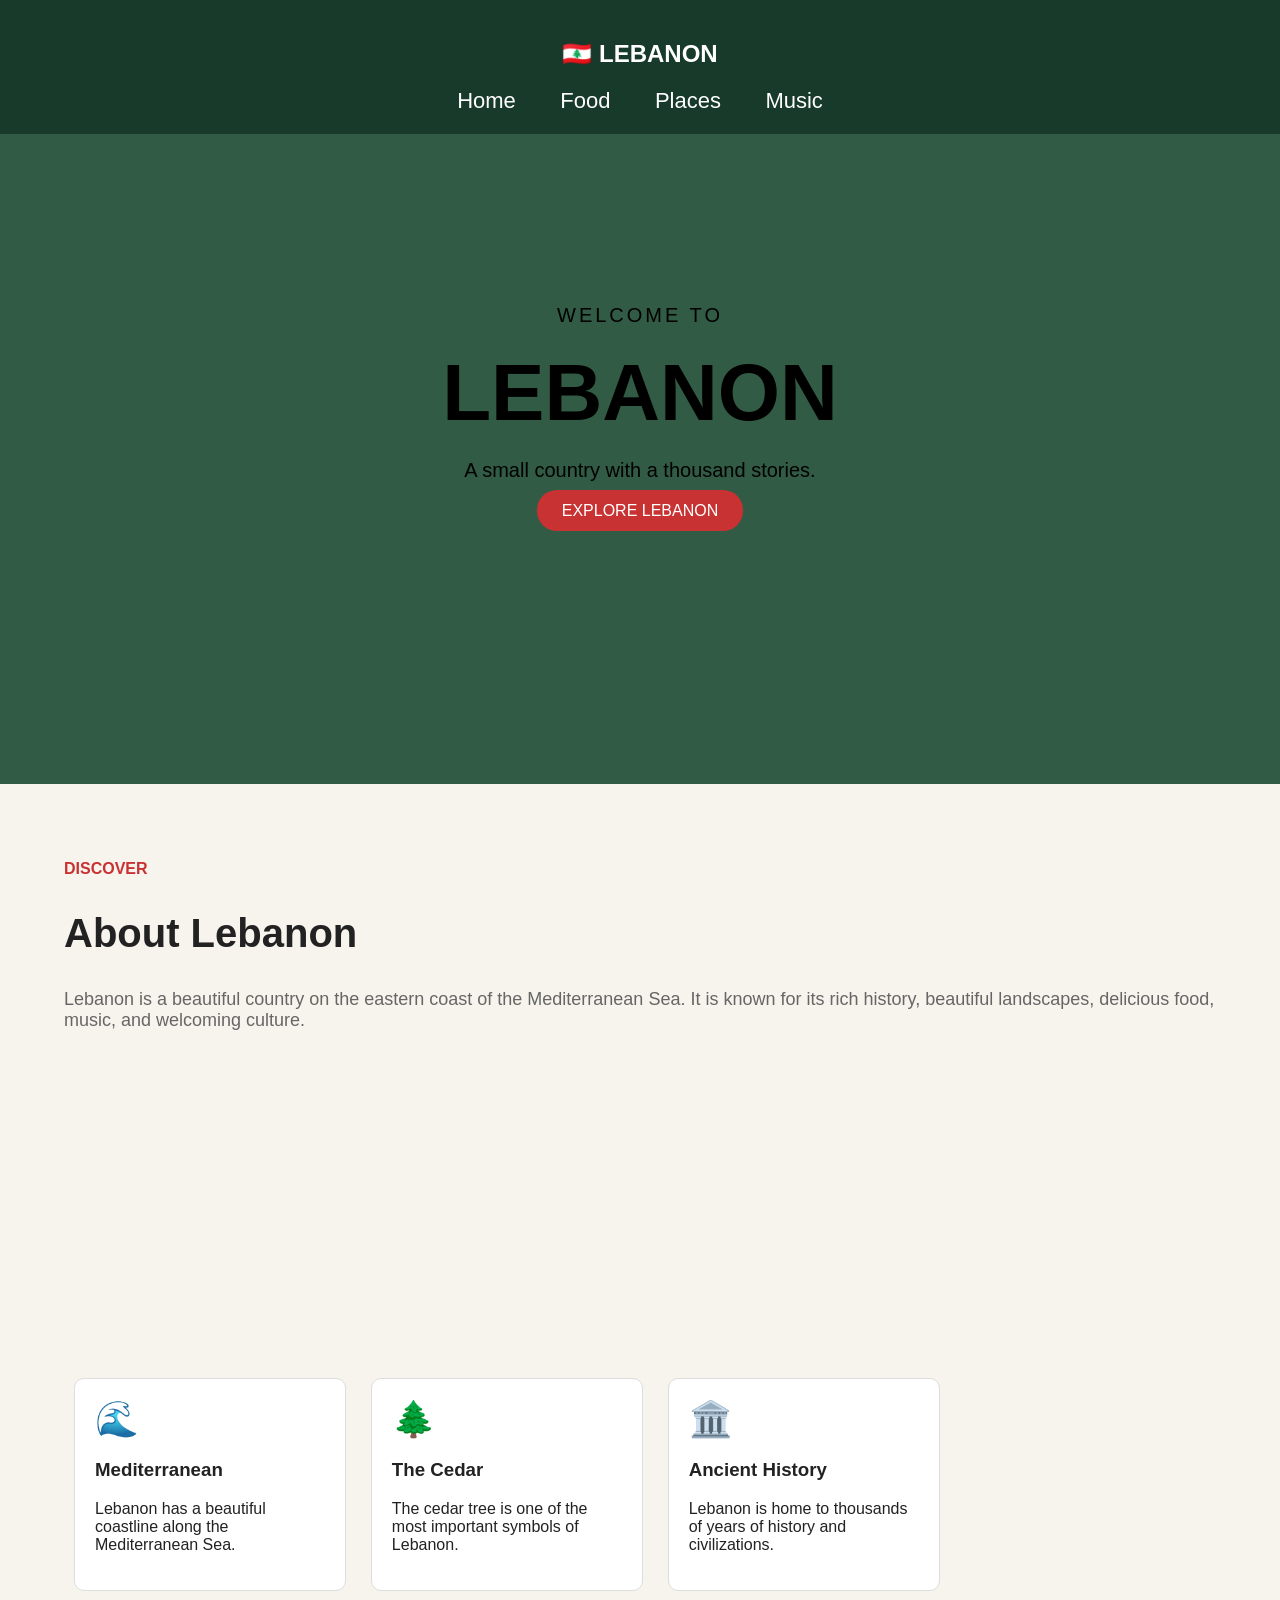
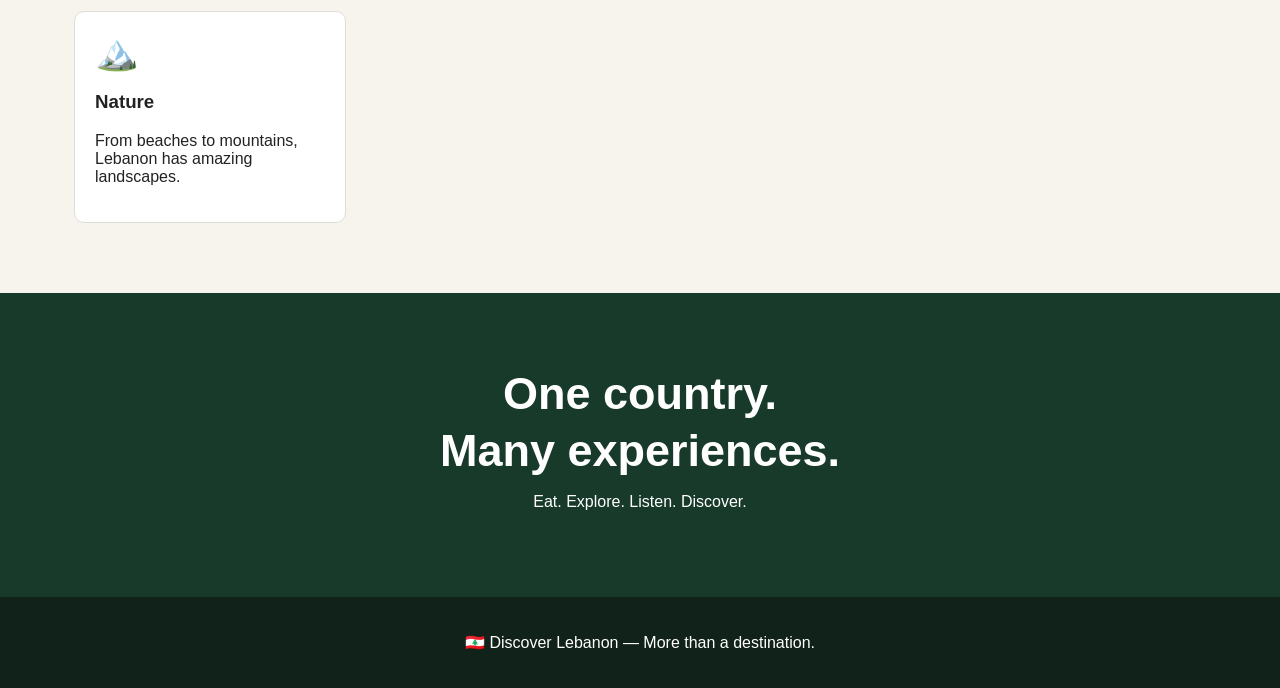
<file: index.html>
<!DOCTYPE html>
<html lang="en">
<head>
    <meta charset="UTF-8">
    <title>Discover Lebanon</title>
    <link rel="stylesheet" href="style.css">
</head>
<body>
    <div id="preloader">
        <div class="loader"></div>
    </div>
    <header>
        <nav>
            <h2>🇱🇧 LEBANON</h2>
            <div>
                <a href="index.html">Home</a>
                <a href="food.html">Food</a>
                <a href="places.html">Places</a>
                <a href="music.html">Music</a>
            </div>
        </nav>
    </header>
    <section class="hero">
        <div>
            <p class="small-title">WELCOME TO</p>
            <h1>LEBANON</h1>
            <p>A small country with a thousand stories.</p>
            <a href="#about" class="button">EXPLORE LEBANON</a>
        </div>

    </section>
    <section class="section" id="about">
        <p class="red-title">DISCOVER</p>
        <h2>About Lebanon</h2>
        <p class="intro">
            Lebanon is a beautiful country on the eastern coast of the
            Mediterranean Sea. It is known for its rich history, beautiful
            landscapes, delicious food, music, and welcoming culture.
        </p>
        <iframe width="1420" height="315" src="https://www.youtube.com/embed/Df6OrUAhQj4?si=-L6x0aR7u-atZtks" title="YouTube video player" frameborder="0" allow="accelerometer; autoplay; clipboard-write; encrypted-media; gyroscope; picture-in-picture; web-share" referrerpolicy="strict-origin-when-cross-origin" allowfullscreen></iframe>
        <div class="cards">
            <div class="card">
                <span>🌊</span>
                <h3>Mediterranean</h3>
                <p>
                    Lebanon has a beautiful coastline along the Mediterranean Sea.
                </p>
            </div>

            <div class="card">
                <span>🌲</span>
                <h3>The Cedar</h3>
                <p>
                    The cedar tree is one of the most important symbols of Lebanon.
                </p>
            </div>

            <div class="card">
                <span>🏛️</span>
                <h3>Ancient History</h3>
                <p>
                    Lebanon is home to thousands of years of history and civilizations.
                </p>
            </div>

            <div class="card">
                <span>🏔️</span>
                <h3>Nature</h3>
                <p>
                    From beaches to mountains, Lebanon has amazing landscapes.
                </p>
            </div>
        </div>

    </section>

    <section class="green-section">
        <h2>One country.</h2>
        <h2>Many experiences.</h2>
        <p>Eat. Explore. Listen. Discover.</p>
    </section>

    <footer>
        <p>🇱🇧 Discover Lebanon — More than a destination.</p>
    </footer>
    <script>
    window.addEventListener("load", function() {
        document.getElementById("preloader").style.display = "none";
        });
</script>
</body>
</html>
</file>
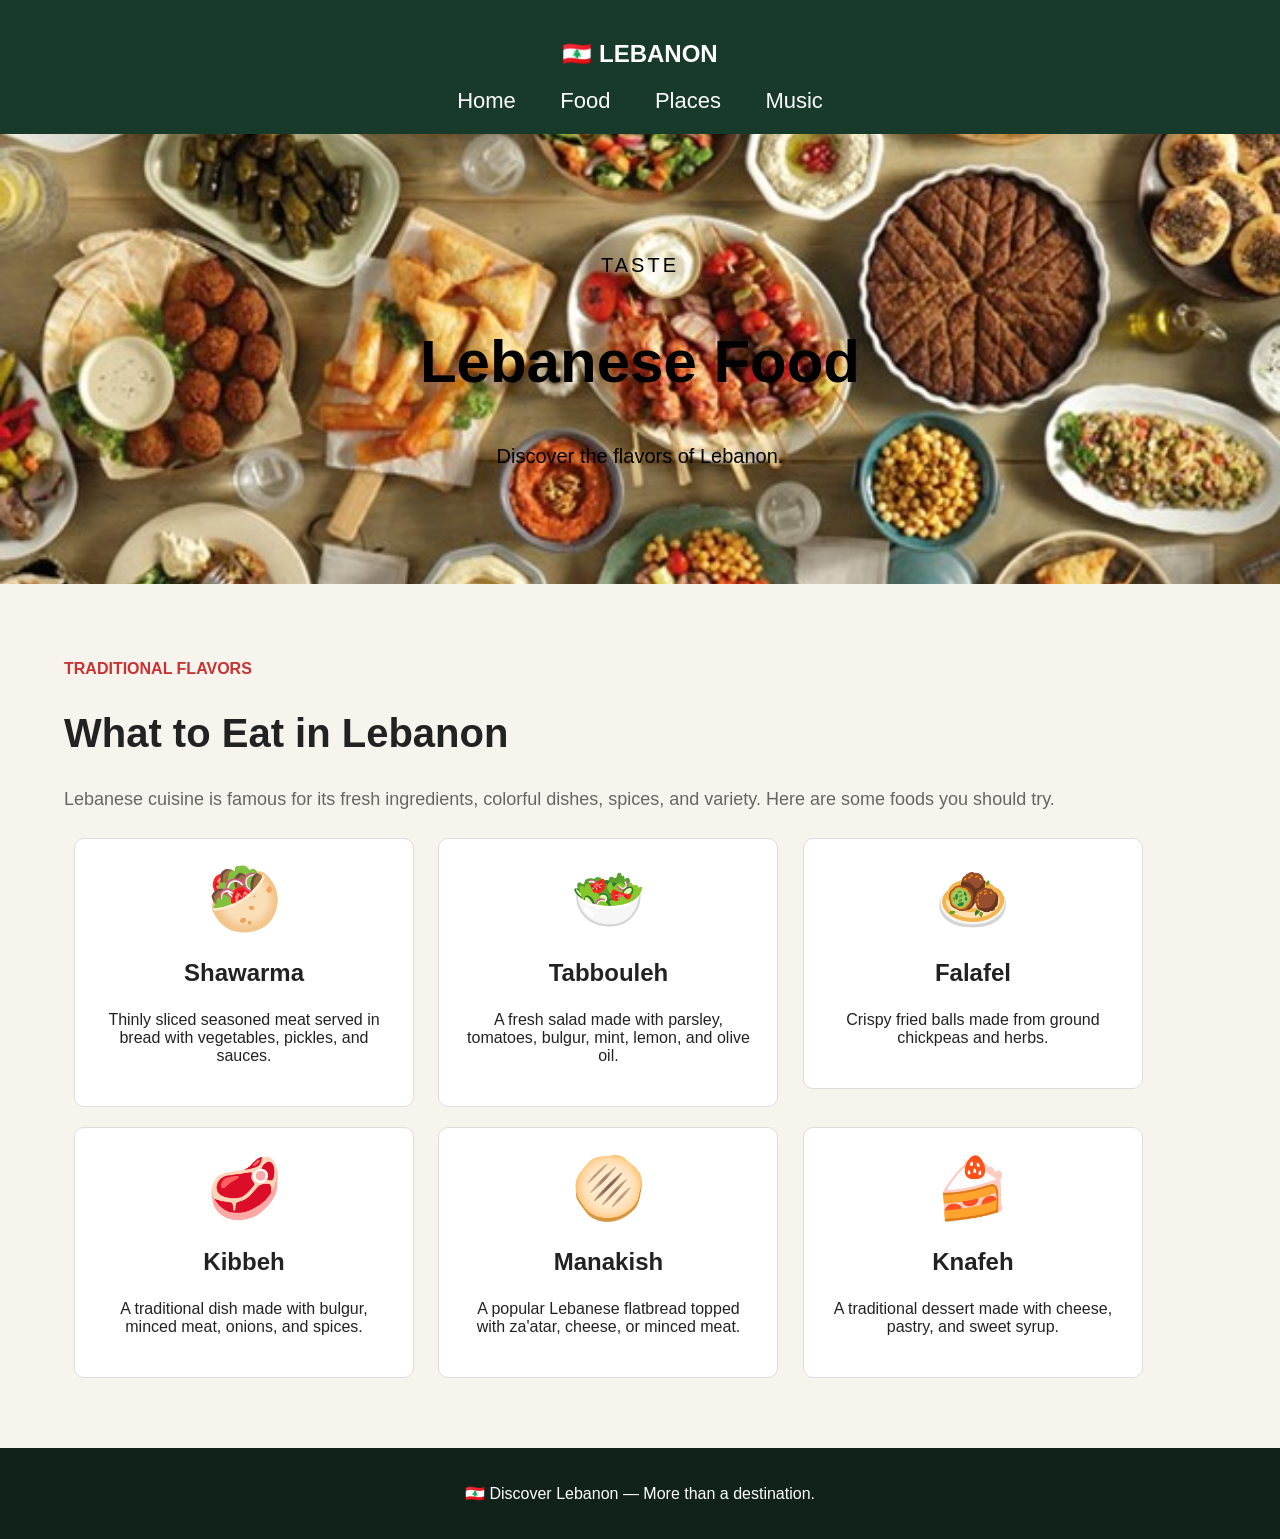
<file: food.html>
<!DOCTYPE html>
<html lang="en">
<head>
    <meta charset="UTF-8">
    <title>Lebanese Food</title>
    <link rel="stylesheet" href="style.css">
</head>
<body>
    <div id="preloader">
        <div class="loader"></div>
    </div>
    <header>
        <nav>
            <h2>🇱🇧 LEBANON</h2>
            <div>
                <a href="index.html">Home</a>
                <a href="food.html">Food</a>
                <a href="places.html">Places</a>
                <a href="music.html">Music</a>
            </div>
        </nav>
    </header>
    <section class="page-header food-header">
        <p class="small-title">TASTE</p>
        <h1>Lebanese Food</h1>
        <p>Discover the flavors of Lebanon.</p>
    </section>

    <section class="section">
        <p class="red-title">TRADITIONAL FLAVORS</p>
        <h2>What to Eat in Lebanon</h2>
        <p class="intro">
            Lebanese cuisine is famous for its fresh ingredients, colorful
            dishes, spices, and variety. Here are some foods you should try.
        </p>
        <div class="food-cards">
            <div class="food-card">
                <div class="food-icon">🥙</div>
                <h3>Shawarma</h3>
                <p>
                    Thinly sliced seasoned meat served in bread with vegetables,
                    pickles, and sauces.
                </p>
            </div>

            <div class="food-card">
                <div class="food-icon">🥗</div>
                <h3>Tabbouleh</h3>
                <p>
                    A fresh salad made with parsley, tomatoes, bulgur,
                    mint, lemon, and olive oil.
                </p>
            </div>

            <div class="food-card">
                <div class="food-icon">🧆</div>
                <h3>Falafel</h3>
                <p>
                    Crispy fried balls made from ground chickpeas and herbs.
                </p>
            </div>

            <div class="food-card">
                <div class="food-icon">🥩</div>
                <h3>Kibbeh</h3>
                <p>
                    A traditional dish made with bulgur, minced meat,
                    onions, and spices.
                </p>
            </div>

            <div class="food-card">
                <div class="food-icon">🫓</div>
                <h3>Manakish</h3>
                <p>
                    A popular Lebanese flatbread topped with za'atar,
                    cheese, or minced meat.
                </p>
            </div>

            <div class="food-card">
                <div class="food-icon">🍰</div>
                <h3>Knafeh</h3>
                <p>
                    A traditional dessert made with cheese, pastry,
                    and sweet syrup.
                </p>
            </div>
        </div>
    </section>

    <footer>
        <p>🇱🇧 Discover Lebanon — More than a destination.</p>
    </footer>
    <script>
    window.addEventListener("load", function() {
        document.getElementById("preloader").style.display = "none";
        });
</script>
</body>
</html>
</file>
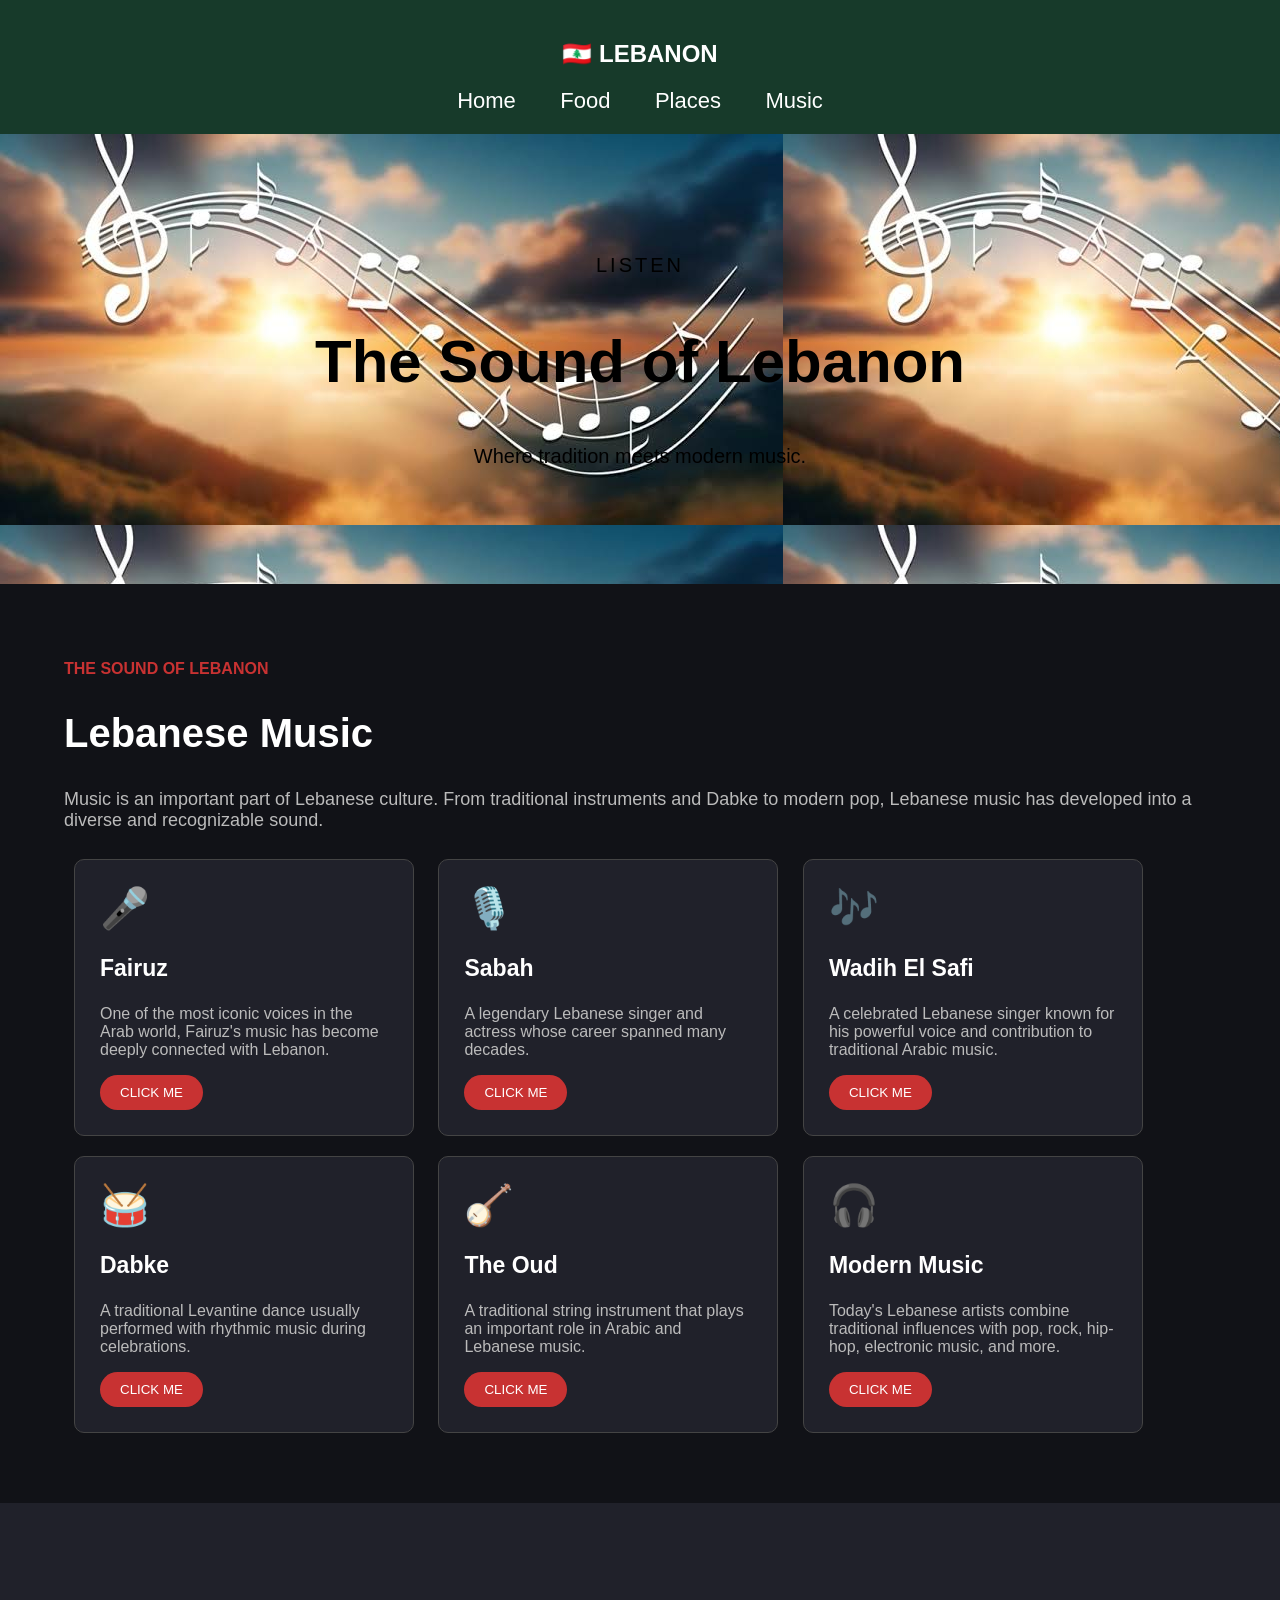
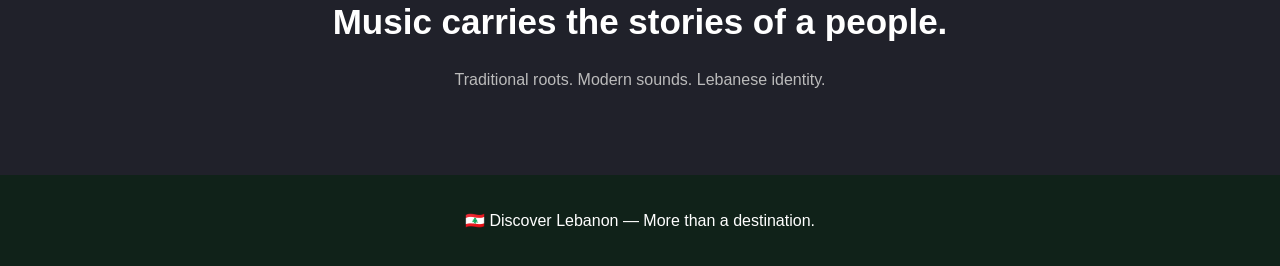
<file: music.html>
<!DOCTYPE html>
<html lang="en">
<head>
    <meta charset="UTF-8">
    <title>Lebanese Music</title>
    <link rel="stylesheet" href="style.css">
</head>
<body class="music-page">
    <div id="preloader">
        <div class="loader"></div>
    </div>
    <header>
        <nav>
            <h2>🇱🇧 LEBANON</h2>
            <div>
                <a href="index.html">Home</a>
                <a href="food.html">Food</a>
                <a href="places.html">Places</a>
                <a href="music.html">Music</a>
            </div>
        </nav>
    </header>

    <section class="page-header music-header">
        <p class="small-title">LISTEN</p>
        <h1>The Sound of Lebanon</h1>
        <p>Where tradition meets modern music.</p>
    </section>

    <section class="section">
        <p class="red-title">THE SOUND OF LEBANON</p>
        <h2>Lebanese Music</h2>
        <p class="intro">
            Music is an important part of Lebanese culture. From traditional
            instruments and Dabke to modern pop, Lebanese music has developed
            into a diverse and recognizable sound.
        </p>

        <div class="music-cards">
            <div class="music-card">
                <span>🎤</span>
                <h3>Fairuz</h3>
                <p>
                    One of the most iconic voices in the Arab world,
                    Fairuz's music has become deeply connected with Lebanon.
                </p>
                <audio id="fairuz">
                    <source src="fairuz.mp3" type="audio/mpeg">
                </audio>
                <button onclick="playPause('fairuz')">
                    CLICK ME
                </button>
            </div>

            <div class="music-card">
                <span>🎙️</span>
                <h3>Sabah</h3>
                <p>
                    A legendary Lebanese singer and actress whose career
                    spanned many decades.
                </p>
                <audio id="sabah">
                    <source src="sabah.mp3" type="audio/mpeg">
                </audio>
                <button onclick="playPause('sabah')">
                    CLICK ME
                </button>
            </div>

            <div class="music-card">
                <span>🎶</span>
                <h3>Wadih El Safi</h3>
                <p>
                    A celebrated Lebanese singer known for his powerful voice
                    and contribution to traditional Arabic music.
                </p>
                <audio id="wadih">
                    <source src="wadih.mp3" type="audio/mpeg">
                </audio>
                <button onclick="playPause('wadih')">
                    CLICK ME
                </button>
            </div>

            <div class="music-card">
                <span>🥁</span>
                <h3>Dabke</h3>
                <p>
                    A traditional Levantine dance usually performed with
                    rhythmic music during celebrations.
                </p>
                <a href="https://youtu.be/_YVZ9rmSFVY?si=ApMdM9W8JNyKR4m3"
                target="_blank"
                class="music-button">
                <button>CLICK ME
                </button>
                </a>
            </div>

            <div class="music-card">
                <span>🪕</span>
                <h3>The Oud</h3>
                <p>
                    A traditional string instrument that plays an important
                    role in Arabic and Lebanese music.
                </p>
                <audio id="oud">
                    <source src="oud.mp3" type="audio/mpeg">
                </audio>
                <button onclick="playPause('oud')">
                    CLICK ME
                </button>
            </div>

            <div class="music-card">
                <span>🎧</span>
                <h3>Modern Music</h3>
                <p>
                    Today's Lebanese artists combine traditional influences
                    with pop, rock, hip-hop, electronic music, and more.
                </p>
                <audio id="modern">
                    <source src="modern.mp3" type="audio/mpeg">
                </audio>
                <button onclick="playPause('modern')">
                    CLICK ME
                </button>
            </div>
        </div>
    </section>
    <section class="music-quote">
        <h2>Music carries the stories of a people.</h2>
        <p>Traditional roots. Modern sounds. Lebanese identity.</p>
    </section>

    <footer>
        <p>🇱🇧 Discover Lebanon — More than a destination.</p>
    </footer>
    <script>
function playPause(id) {
    var music = document.getElementById(id);

    if (music.paused) {
        music.play();
    } else {
        music.pause();
    }
}
     window.addEventListener("load", function() {
        document.getElementById("preloader").style.display = "none";
        });
</script>
</body>
</html>
</file>
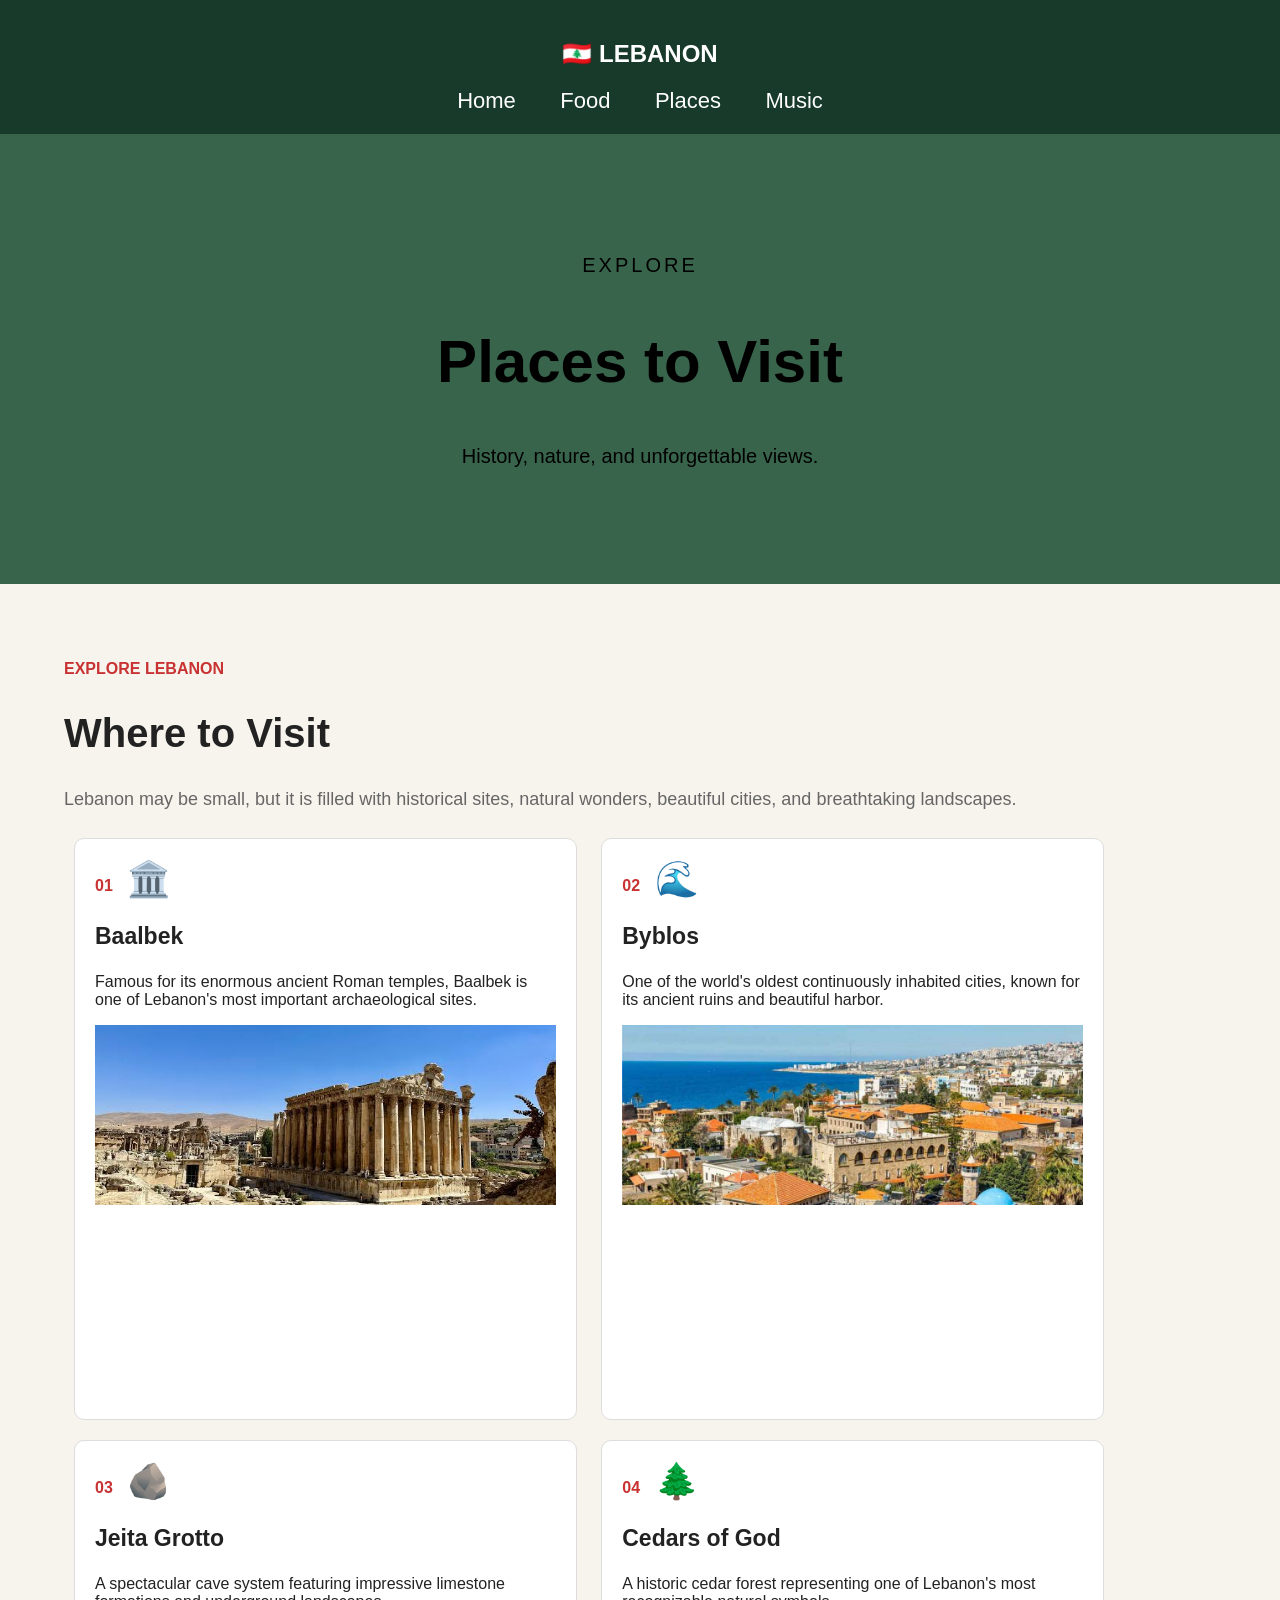
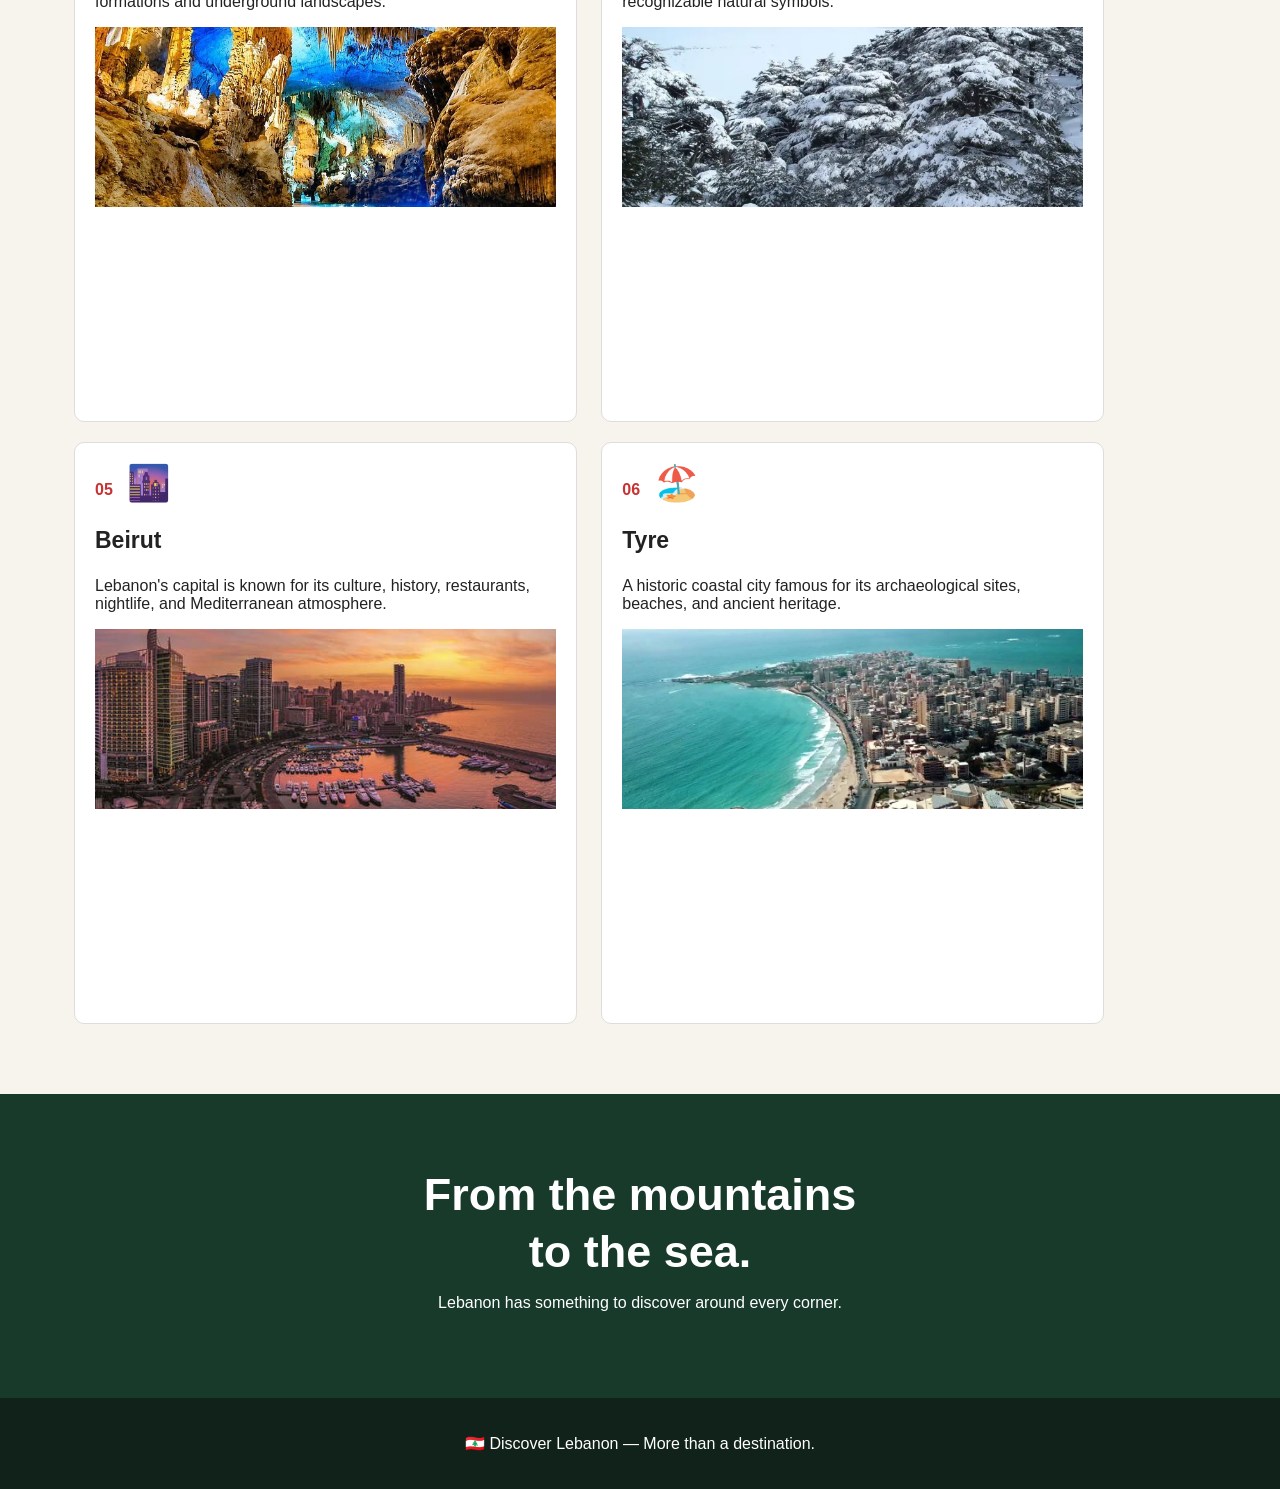
<file: places.html>
<!DOCTYPE html>
<html lang="en">
<head>
    <meta charset="UTF-8">
    <title>Places to Visit</title>
    <link rel="stylesheet" href="style.css">
</head>
<body>
    <div id="preloader">
        <div class="loader"></div>
    </div>
    <header>
        <nav>
            <h2>🇱🇧 LEBANON</h2>
            <div>
                <a href="index.html">Home</a>
                <a href="food.html">Food</a>
                <a href="places.html">Places</a>
                <a href="music.html">Music</a>
            </div>
        </nav>
    </header>
    <section class="page-header places-header">
        <p class="small-title">EXPLORE</p>
        <h1>Places to Visit</h1>
        <p>History, nature, and unforgettable views.</p>
    </section>

    <section class="section">
        <p class="red-title">EXPLORE LEBANON</p>
        <h2>Where to Visit</h2>
        <p class="intro">
            Lebanon may be small, but it is filled with historical sites,
            natural wonders, beautiful cities, and breathtaking landscapes.
        </p>

        <div class="place-cards">
            <div class="place-card">
                <span class="number">01</span>
                <span class="place-icon">🏛️</span>
                <div>
                    <h3>Baalbek</h3>
                    <p>
                        Famous for its enormous ancient Roman temples,
                        Baalbek is one of Lebanon's most important
                        archaeological sites.
                    </p>
                </div>
                <img src="baalbak.jpg">
                <iframe src="https://www.google.com/maps/embed?pb=!1m18!1m12!1m3!1d12575.484859880156!2d36.20131395607964!3d34.00473807079466!2m3!1f0!2f0!3f0!3m2!1i1024!2i768!4f13.1!3m3!1m2!1s0x1518a17d7177e915%3A0xc0d03df81962b370!2sBaalbek!5e1!3m2!1sen!2slb!4v1789639218043!5m2!1sen!2slb" width=100% height="180" style="border:0;" allowfullscreen="" loading="lazy" referrerpolicy="strict-origin-when-cross-origin"></iframe>
            </div>

            <div class="place-card">
                <span class="number">02</span>
                <span class="place-icon">🌊</span>
                <div>
                    <h3>Byblos</h3>
                    <p>
                        One of the world's oldest continuously inhabited cities,
                        known for its ancient ruins and beautiful harbor.
                    </p>
                </div>
                <img src="byblos.jpg">
                <iframe src="https://www.google.com/maps/embed?pb=!1m18!1m12!1m3!1d12557.868523147159!2d35.64306825616582!3d34.123528670079665!2m3!1f0!2f0!3f0!3m2!1i1024!2i768!4f13.1!3m3!1m2!1s0x151f5ca814ab769b%3A0xbe47735b265d616e!2sByblos!5e1!3m2!1sen!2slb!4v1789639926948!5m2!1sen!2slb" width="600" height="450" style="border:0;" allowfullscreen="" loading="lazy" referrerpolicy="strict-origin-when-cross-origin"></iframe>
            </div>

            <div class="place-card">
                <span class="number">03</span>
                <span class="place-icon">🪨</span>
                <div>
                    <h3>Jeita Grotto</h3>
                    <p>
                        A spectacular cave system featuring impressive
                        limestone formations and underground landscapes.
                    </p>
                </div>
                <img src="jeita.jpg">
                <iframe src="https://www.google.com/maps/embed?pb=!1m18!1m12!1m3!1d1573.0665981678455!2d35.639540488714395!3d33.94358394329957!2m3!1f0!2f0!3f0!3m2!1i1024!2i768!4f13.1!3m3!1m2!1s0x151f17215880a78f%3A0x3df0a81262949b78!2sJeita%20Grotto!5e1!3m2!1sen!2slb!4v1789639971695!5m2!1sen!2slb" width="600" height="450" style="border:0;" allowfullscreen="" loading="lazy" referrerpolicy="strict-origin-when-cross-origin"></iframe>
            </div>

            <div class="place-card">
                <span class="number">04</span>
                <span class="place-icon">🌲</span>
                <div>
                    <h3>Cedars of God</h3>
                    <p>
                        A historic cedar forest representing one of Lebanon's
                        most recognizable natural symbols.
                    </p>
                </div>
                <img src="cedars.webp">
                <iframe src="https://www.google.com/maps/embed?pb=!1m18!1m12!1m3!1d3134.9909866601047!2d36.04633337552529!3d34.243891673085514!2m3!1f0!2f0!3f0!3m2!1i1024!2i768!4f13.1!3m3!1m2!1s0x152205ad16dd85fb%3A0x4f7ed5033f3af01b!2sCedars%20of%20God%20Bsharri!5e1!3m2!1sen!2slb!4v1789640001573!5m2!1sen!2slb" width="600" height="450" style="border:0;" allowfullscreen="" loading="lazy" referrerpolicy="strict-origin-when-cross-origin"></iframe>
            </div>

            <div class="place-card">
                <span class="number">05</span>
                <span class="place-icon">🌆</span>
                <div>
                    <h3>Beirut</h3>
                    <p>
                        Lebanon's capital is known for its culture, history,
                        restaurants, nightlife, and Mediterranean atmosphere.
                    </p>
                </div>
                <img src="beirut.jpeg">
                <iframe src="https://www.google.com/maps/embed?pb=!1m18!1m12!1m3!1d50370.26124104462!2d35.46308258712898!3d33.88921144370777!2m3!1f0!2f0!3f0!3m2!1i1024!2i768!4f13.1!3m3!1m2!1s0x151f17215880a78f%3A0x729182bae99836b4!2sBeirut!5e1!3m2!1sen!2slb!4v1789640033308!5m2!1sen!2slb" width="600" height="450" style="border:0;" allowfullscreen="" loading="lazy" referrerpolicy="strict-origin-when-cross-origin"></iframe>
            </div>

            <div class="place-card">
                <span class="number">06</span>
                <span class="place-icon">🏖️</span>
                <div>
                    <h3>Tyre</h3>
                    <p>
                        A historic coastal city famous for its archaeological
                        sites, beaches, and ancient heritage.
                    </p>
                </div>
                <img src="tyre.jpg">
                <iframe src="https://www.google.com/maps/embed?pb=!1m18!1m12!1m3!1d12683.618571419322!2d35.19962385555056!3d33.26739727539741!2m3!1f0!2f0!3f0!3m2!1i1024!2i768!4f13.1!3m3!1m2!1s0x151e7d902f915d95%3A0xcf0e3fc6fb997408!2sTyre!5e1!3m2!1sen!2slb!4v1789640062463!5m2!1sen!2slb" width="600" height="450" style="border:0;" allowfullscreen="" loading="lazy" referrerpolicy="strict-origin-when-cross-origin"></iframe>
            </div>
        </div>
    </section>

   <section class="green-section">
        <h2>From the mountains</h2>
        <h2>to the sea.</h2>
        <p>Lebanon has something to discover around every corner.</p>
    </section>

    <footer>
        <p>🇱🇧 Discover Lebanon — More than a destination.</p>
    </footer>
    <script>
    window.addEventListener("load", function() {
        document.getElementById("preloader").style.display = "none";
        });
</script>
</body>
</html>
</file>
<file: style.css>
body{
    margin: 0;
    font-family: Arial, sans-serif;
    background-color: #f7f4ed;
    color: #222;
}
header{
    background-color: #173a2a;
    padding: 20px;
}

nav {
    text-align: center;
}

nav h2 {
    color: white;
}
nav a {
    color: white;
    text-decoration: none;
    margin: 20px;
    font-size: 22px;
}

nav a:hover {
    color: #c83232;
}

.hero{
    height: 500px;
    background-color: #315b45;
    color: white;
    text-align: center;
    padding-top: 150px;
    background-image: url(https://upload.wikimedia.org/wikipedia/commons/5/59/Flag_of_Lebanon.svg?utm_source=en.wikipedia.org&utm_campaign=index&utm_content=original);
    background-size: cover;
    background-position: center;
}
.hero h1{
    font-size: 80px;
    margin: 10px;
    color:black;
}

.hero p{
    font-size: 20px;
    color:black;
}
.small-title {
    font-size: 14px;
    letter-spacing: 3px;
}

.button {
    background-color: #c83232;
    color: white;
    text-decoration: none;
    padding: 12px 25px;
    border-radius: 20px;
}

.button:hover{
    background-color: #a92424;
}

.page-header {
    height: 350px;
    color: black;
    text-align: center;
    padding-top: 100px;
}
.page-header h1{
    font-size: 60px;
}

.page-header p {
    font-size: 20px;
}
.food-header {
    background-image: url(food\ table.jpg);
    background-size: cover;
    background-position: center;
}

.places-header {
    background-color: #38644c;
}

.music-header{
    background-image: url(music.jpg);
}
.section {
    width: 90%;
    margin: auto;
    padding: 60px 0;
}
.red-title {
    color: #c83232;
    font-weight: bold;
}

.section h2{
    font-size: 40px;
}
.intro{
    color: #666;
    font-size: 18px;
}

.card {
    background-color: white;
    width: 20%;
    display: inline-block;
    vertical-align: top;
    margin: 10px;
    padding: 20px;
    border: 1px solid #ddd;
    border-radius: 10px;
}
.card span {
    font-size: 35px;
}
.card:hover{
    background-color: #f0eee8;
    border: 3px solid #ddd;
}

.food-card {
    background-color: white;
    width: 25%;
    display: inline-block;
    vertical-align: top;
    margin: 10px;
    padding: 25px;
    text-align: center;
    border: 1px solid #ddd;
    border-radius: 10px;
}

.food-icon {
    font-size: 60px;
}
.food-card h3 {
    font-size: 24px;
}

.food-card:hover {
    background-color: #f0eee8;
    border: 3px solid #ddd;
}

.place-card {
    background-color: white;
    width: 40%;
    display: inline-block;
    vertical-align: top;
    margin: 10px;
    padding: 20px;
    border: 1px solid #ddd;
    border-radius: 10px;
}

.number {
    color: #c83232;
    font-weight: bold;
}

.place-icon{
    font-size: 35px;
    margin: 10px;
}

.place-card h3{
    font-size: 23px;
}

.place-card img{
    width: 100%;
    height: 180px;
    object-fit: cover;
    float: left;
    margin-right: 20px;
}
.place-card iframe{
    margin:5px;
    width:100%;
    height:180px;
}

.place-card:hover {
    background-color: #f0eee8;
    border: 3px solid #ddd;
}
.music-page {
    background-color: #111217;
    color: white;
}

.music-page .section{
    color: white;
}
.music-page .intro {
    color: #bbb;
}

.music-card {
    background-color: #20212a;
    width: 25%;
    display: inline-block;
    vertical-align: top;
    margin: 10px;
    padding: 25px;
    border: 1px solid #444;
    border-radius: 10px;
}

.music-card span {
    font-size: 40px;
}
.music-card h3{
    font-size: 23px;
}
.music-card p {
    color: #bbb;
}
.music-card:hover {
    background-color: #292a35;
    border: 3px solid #444;
}
.music-card button {
    background-color: #c83232;
    color: white;
    border: none;
    padding: 10px 20px;
    border-radius: 20px;
    cursor: pointer;
}

.music-card button:hover {
    background-color: #a92424;
}


.green-section{
    background-color: #173a2a;
    color: white;
    text-align: center;
    padding: 70px;
}

.green-section h2 {
    font-size: 45px;
    margin: 5px;
}
.music-quote {
    background-color: #20212a;
    color: white;
    text-align: center;
    padding: 70px;
}

.music-quote h2{
    font-size: 35px;
}

.music-quote p {
    color: #bbb;
}
footer {
    background-color: #102219;
    color: white;
    text-align: center;
    padding: 20px;
}
#preloader {
  background: white url('preloader.gif') no-repeat center center;
  background-size: 20%;
  position: fixed;
  z-index: 1;
  width: 100%;
  height: 100%;
}
</file>
